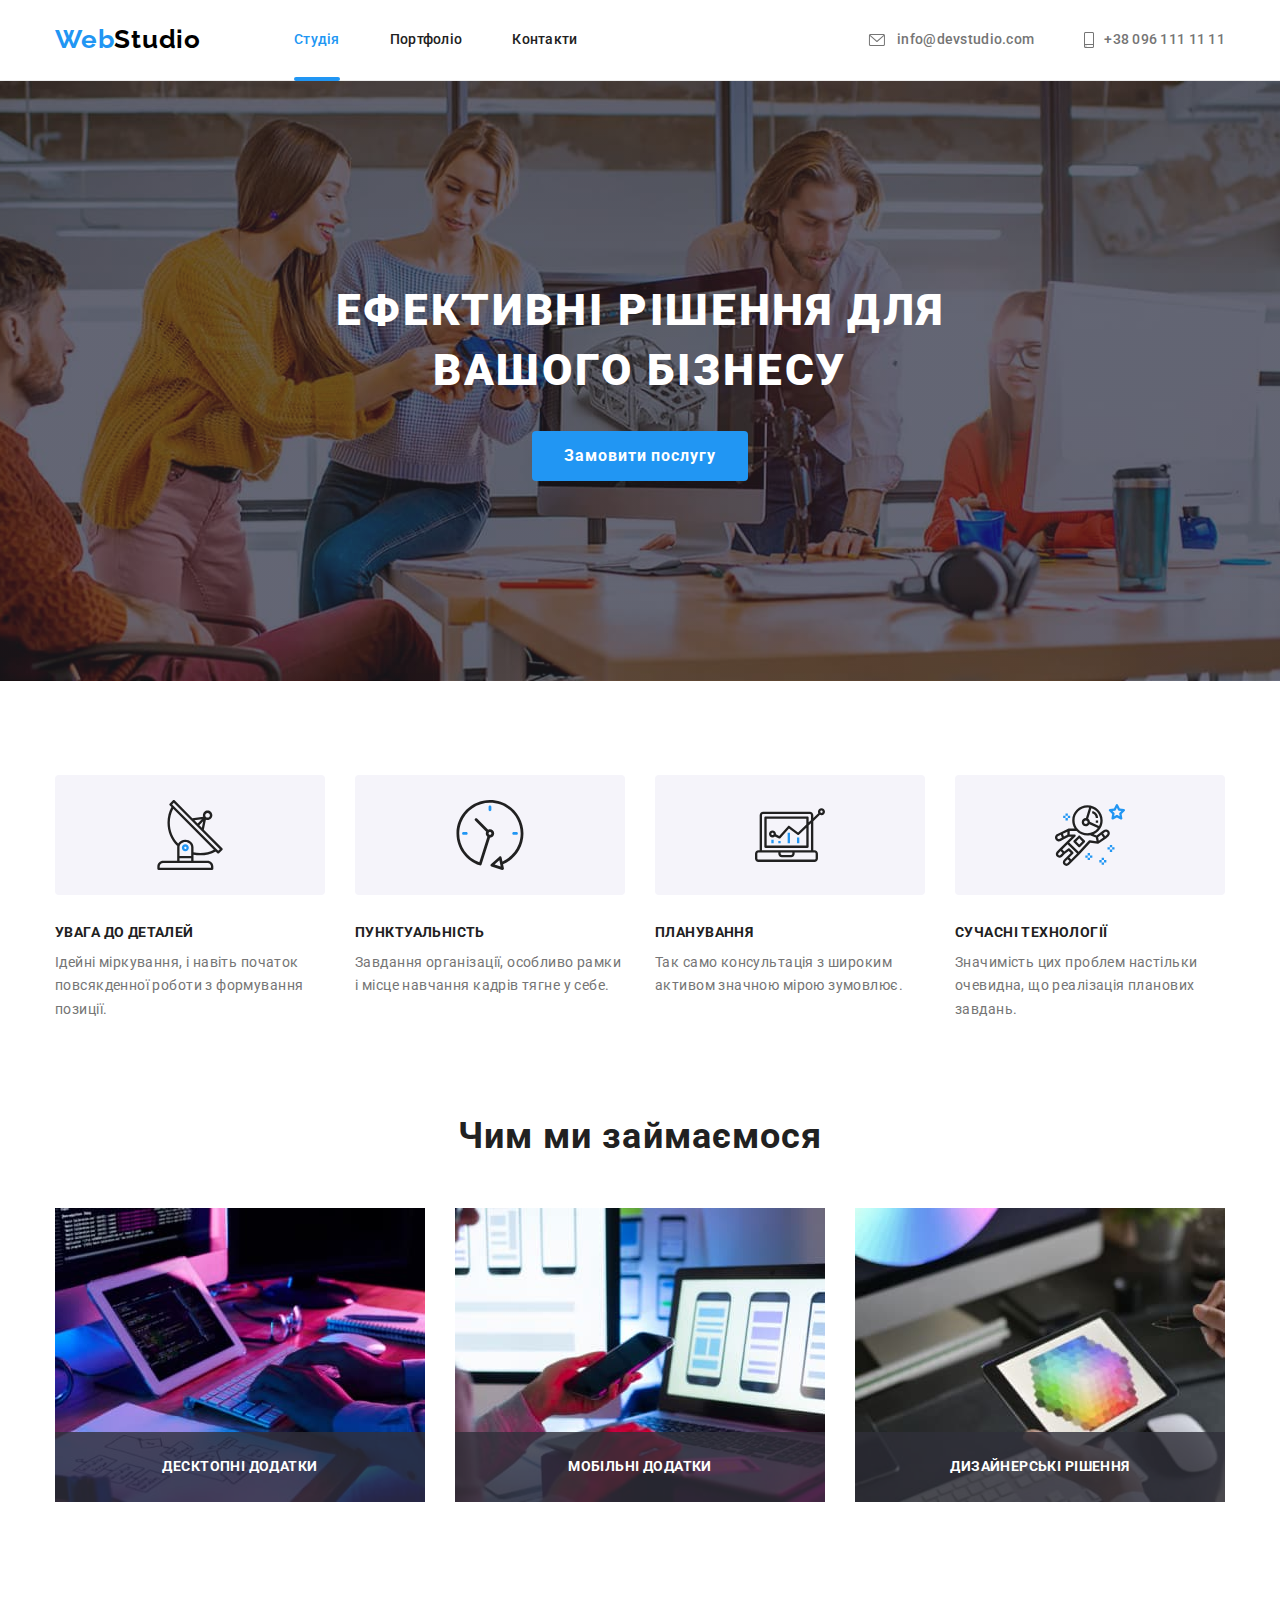
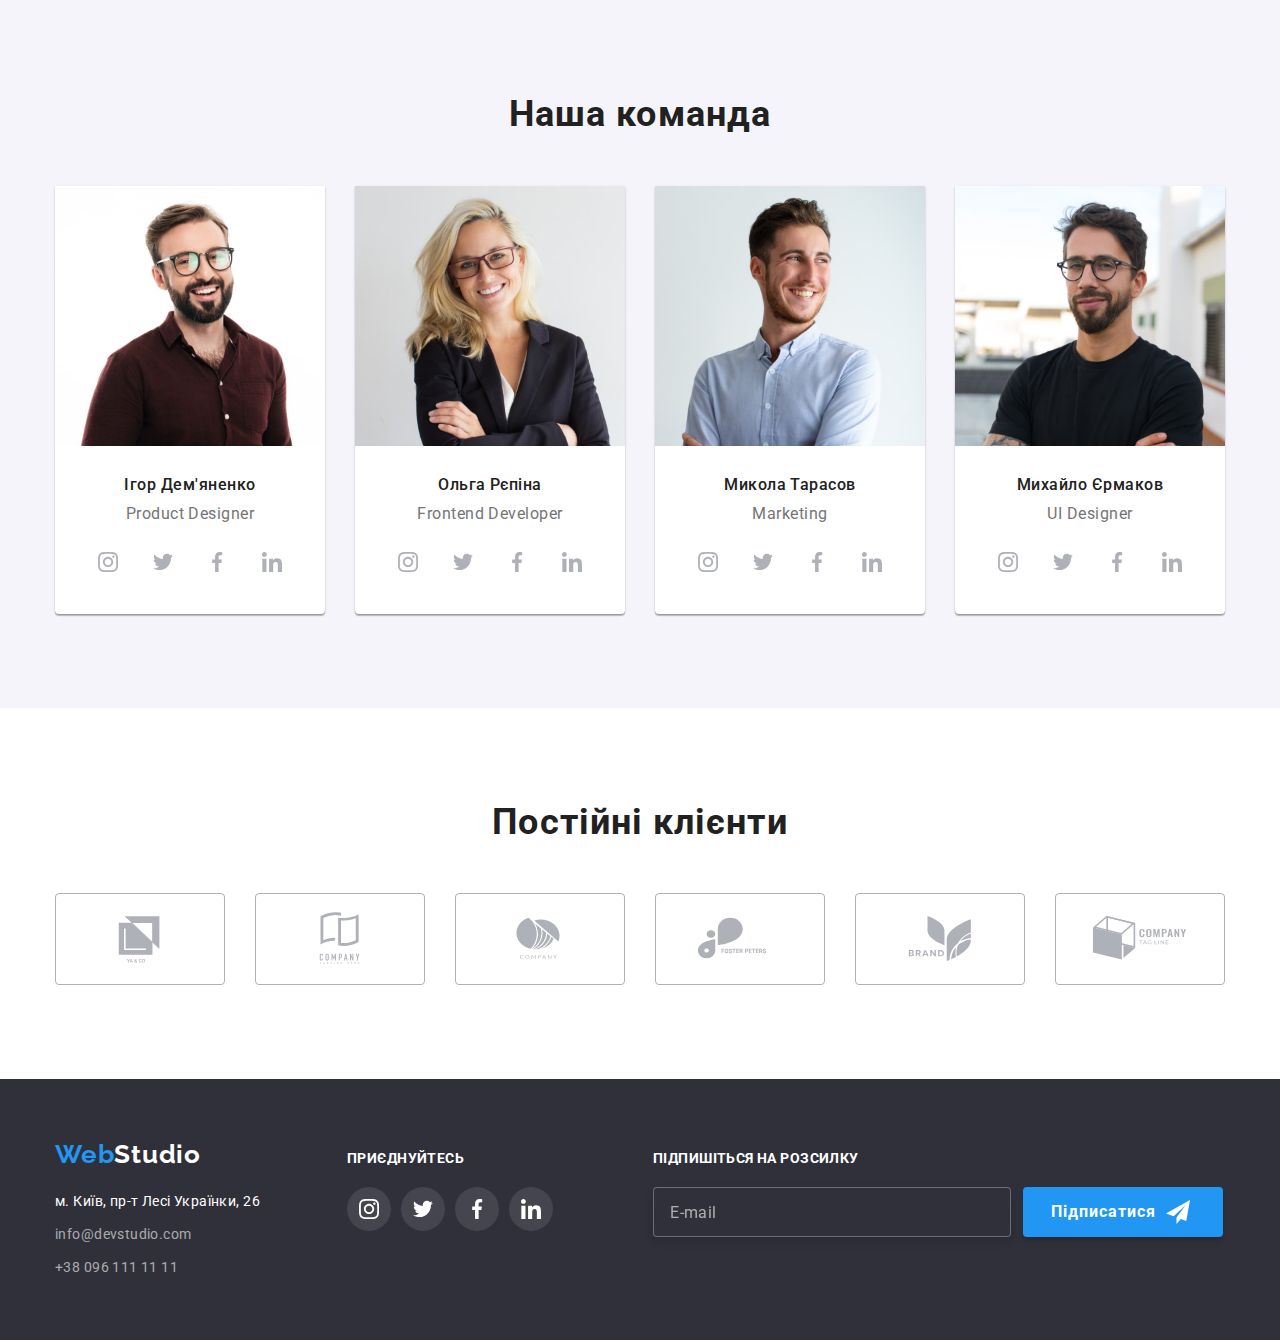
<file: index.html>
<!DOCTYPE html>
<html lang="uk">
  <head>
    <meta charset="UTF-8" />
    <meta http-equiv="X-UA-Compatible" content="IE=edge" />
    <meta name="viewport" content="width=device-width, initial-scale=1.0" />
    <link rel="preconnect" href="https://fonts.googleapis.com" />
    <link rel="preconnect" href="https://fonts.gstatic.com" crossorigin />
    <link
      href="https://fonts.googleapis.com/css2?family=Raleway:wght@700&family=Roboto:wght@400;500;700;900&display=swap"
      rel="stylesheet" />
    <link
      rel="stylesheet"
      href="https://cdnjs.cloudflare.com/ajax/libs/modern-normalize/1.0.0/modern-normalize.min.css" />
    <link rel="stylesheet" href="./css/main.min.css" />
    <title>WebStudio</title>
  </head>
  <body>
    <!--header-->
    <header class="main-header">
      <div class="container header">
        <nav class="nav">
          <a class="nav__logo link" href="" lang="en"><span class="nav__web">Web</span>Studio</a>
          <ul class="nav__list lists">
            <li class="nav__item">
              <a class="nav__link link current" href="./index.html">Студія</a>
            </li>
            <li class="nav__item">
              <a class="nav__link link" href="./portfolio.html">Портфоліо</a>
            </li>
            <li class="nav__item">
              <a class="nav__link link" href="">Контакти</a>
            </li>
          </ul>
        </nav>
        <ul class="contact lists">
          <li class="contact__item">
            <a
              class="mail link"
              href="mailto:info@devstudio.com"
              target="_blank"
              rel="noopener nofollow noreferrer">
              <svg class="mail_icon">
                <use href="./imeges/icons.svg#icon-envelope"></use>
              </svg>
              info@devstudio.com
            </a>
          </li>
          <li class="contact__item">
            <a class="phone link" href="tel:+380961111111">
              <svg class="phone_icon">
                <use href="./imeges/icons.svg#icon-smartphone"></use>
              </svg>
              +38 096 111 11 11
            </a>
          </li>
        </ul>
      </div>
    </header>
    <!--main-->
    <main>
      <!--герой-->
      <section class="hero">
        <div class="container">
          <h1 class="hero__title">Ефективні рішення для вашого бізнесу</h1>
          <button class="hero__button" type="button" data-modal-open>Замовити послугу</button>
        </div>
      </section>
      <!--priority company-->
      <section class="section-priority">
        <div class="container">
          <h2 class="visually-hidden">Пріоритети</h2>
          <ul class="list-priority lists">
            <li class="item-priority">
              <div class="icons-priority">
                <svg class="icon-priority">
                  <use href="./imeges/icons.svg#icon-antenna"></use>
                </svg>
              </div>
              <h3 class="title-priority">УВАГА ДО ДЕТАЛЕЙ</h3>
              <p class="text-priority">
                Ідейні міркування, і навіть початок повсякденної роботи з формування позиції.
              </p>
            </li>
            <li class="item-priority">
              <div class="icons-priority">
                <svg class="icon-priority">
                  <use href="./imeges/icons.svg#icon-clock"></use>
                </svg>
              </div>
              <h3 class="title-priority">ПУНКТУАЛЬНІСТЬ</h3>
              <p class="text-priority">
                Завдання організації, особливо рамки і місце навчання кадрів тягне у себе.
              </p>
            </li>
            <li class="item-priority">
              <div class="icons-priority">
                <svg class="icon-priority">
                  <use href="./imeges/icons.svg#icon-diagram"></use>
                </svg>
              </div>
              <h3 class="title-priority">ПЛАНУВАННЯ</h3>
              <p class="text-priority">
                Так само консультація з широким активом значною мірою зумовлює.
              </p>
            </li>
            <li class="item-priority">
              <div class="icons-priority">
                <svg class="icon-priority">
                  <use href="./imeges/icons.svg#icon-astronaut"></use>
                </svg>
              </div>
              <h3 class="title-priority">СУЧАСНІ ТЕХНОЛОГІЇ</h3>
              <p class="text-priority">
                Значимість цих проблем настільки очевидна, що реалізація планових завдань.
              </p>
            </li>
          </ul>
        </div>
      </section>
      <!--work-->
      <section class="section">
        <div class="container">
          <h2 class="title-work">Чим ми займаємося</h2>
          <ul class="work-list lists">
            <li class="item-work-list">
              <div class="container-img-text">
                <img src="./imeges/work.jpg" alt="написання коду на ноутбуці" width="370" />
                <p class="text-works">десктопні додатки</p>
              </div>
            </li>
            <li class="item-work-list">
              <div class="container-img-text">
                <img
                  src="./imeges/work2.jpg"
                  alt="розробка дизайну сторінки телефону"
                  width="370" />
                <p class="text-works">мобільні додатки</p>
              </div>
            </li>
            <li class="item-work-list">
              <div class="container-img-text">
                <img src="./imeges/work3.jpg" alt="підбір кольорів на планшеті" width="370" />
                <p class="text-works">дизайнерські рішення</p>
              </div>
            </li>
          </ul>
        </div>
      </section>
      <!--команда-->
      <section class="section team">
        <div class="container">
          <h2 class="title-team">Наша команда</h2>
          <ul class="team-list lists">
            <li class="item-team-list">
              <img src="./imeges/igor.jpg" alt="співробітник студії" width="270" />
              <div class="container-text">
                <h3 class="workers-title">Ігор Дем'яненко</h3>
                <p class="text-job">Product Designer</p>
                <ul class="lists networks">
                  <li class="item-networks">
                    <a class="link-network" href="">
                      <svg class="network-icon">
                        <use href="./imeges/icons.svg#icon-instagram"></use>
                      </svg>
                    </a>
                  </li>
                  <li class="item-networks">
                    <a class="link-network" href="">
                      <svg class="network-icon">
                        <use href="./imeges/icons.svg#icon-twitter"></use>
                      </svg>
                    </a>
                  </li>
                  <li class="item-networks">
                    <a class="link-network" href="">
                      <svg class="network-icon">
                        <use href="./imeges/icons.svg#icon-facebook"></use>
                      </svg>
                    </a>
                  </li>
                  <li class="item-networks">
                    <a class="link-network" href="">
                      <svg class="network-icon">
                        <use href="./imeges/icons.svg#icon-linkedin"></use>
                      </svg>
                    </a>
                  </li>
                </ul>
              </div>
            </li>
            <li class="item-team-list">
              <img src="./imeges/olga.jpg" alt="співробітниця студії" width="270" />
              <div class="container-text">
                <h3 class="workers-title">Ольга Рєпіна</h3>
                <p class="text-job">Frontend Developer</p>
                <ul class="lists networks">
                  <li class="item-networks">
                    <a class="link-network" href="">
                      <svg class="network-icon">
                        <use href="./imeges/icons.svg#icon-instagram"></use>
                      </svg>
                    </a>
                  </li>
                  <li class="item-networks">
                    <a class="link-network" href="">
                      <svg class="network-icon">
                        <use href="./imeges/icons.svg#icon-twitter"></use>
                      </svg>
                    </a>
                  </li>
                  <li class="item-networks">
                    <a class="link-network" href="">
                      <svg class="network-icon">
                        <use href="./imeges/icons.svg#icon-facebook"></use>
                      </svg>
                    </a>
                  </li>
                  <li class="item-networks">
                    <a class="link-network" href="">
                      <svg class="network-icon">
                        <use href="./imeges/icons.svg#icon-linkedin"></use>
                      </svg>
                    </a>
                  </li>
                </ul>
              </div>
            </li>
            <li class="item-team-list">
              <img src="./imeges/tarasov.jpg" alt="співробітник студії" width="270" />
              <div class="container-text">
                <h3 class="workers-title">Микола Тарасов</h3>
                <p class="text-job">Marketing</p>
                <ul class="lists networks">
                  <li class="item-networks">
                    <a class="link-network" href="">
                      <svg class="network-icon">
                        <use href="./imeges/icons.svg#icon-instagram"></use>
                      </svg>
                    </a>
                  </li>
                  <li class="item-networks">
                    <a class="link-network" href="">
                      <svg class="network-icon">
                        <use href="./imeges/icons.svg#icon-twitter"></use>
                      </svg>
                    </a>
                  </li>
                  <li class="item-networks">
                    <a class="link-network" href="">
                      <svg class="network-icon">
                        <use href="./imeges/icons.svg#icon-facebook"></use>
                      </svg>
                    </a>
                  </li>
                  <li class="item-networks">
                    <a class="link-network" href="">
                      <svg class="network-icon">
                        <use href="./imeges/icons.svg#icon-linkedin"></use>
                      </svg>
                    </a>
                  </li>
                </ul>
              </div>
            </li>
            <li class="item-team-list">
              <img src="./imeges/myhail.jpg" alt="співробітник студії" width="270" />
              <div class="container-text">
                <h3 class="workers-title">Михайло Єрмаков</h3>
                <p class="text-job">UI Designer</p>
                <ul class="lists networks">
                  <li class="item-networks">
                    <a class="link-network" href="">
                      <svg class="network-icon">
                        <use href="./imeges/icons.svg#icon-instagram"></use>
                      </svg>
                    </a>
                  </li>
                  <li class="item-networks">
                    <a class="link-network" href="">
                      <svg class="network-icon">
                        <use href="./imeges/icons.svg#icon-twitter"></use>
                      </svg>
                    </a>
                  </li>
                  <li class="item-networks">
                    <a class="link-network" href="">
                      <svg class="network-icon">
                        <use href="./imeges/icons.svg#icon-facebook"></use>
                      </svg>
                    </a>
                  </li>
                  <li class="item-networks">
                    <a class="link-network" href="">
                      <svg class="network-icon">
                        <use href="./imeges/icons.svg#icon-linkedin"></use>
                      </svg>
                    </a>
                  </li>
                </ul>
              </div>
            </li>
          </ul>
        </div>
      </section>
      <!-- Company -->
      <section class="section company">
        <div class="container">
          <h2 class="title-company">Постійні клієнти</h2>
          <ul class="lists company-lists">
            <li class="item-company">
              <a class="link-company" href="">
                <svg class="icon-company">
                  <use href="./imeges/icons.svg#icon-company-1"></use>
                </svg>
              </a>
            </li>
            <li class="item-company">
              <a class="link-company" href="">
                <svg class="icon-company">
                  <use href="./imeges/icons.svg#icon-company-2"></use>
                </svg>
              </a>
            </li>
            <li class="item-company">
              <a class="link-company" href="">
                <svg class="icon-company">
                  <use href="./imeges/icons.svg#icon-company-3"></use>
                </svg>
              </a>
            </li>
            <li class="item-company">
              <a class="link-company" href="">
                <svg class="icon-company">
                  <use href="./imeges/icons.svg#icon-company-4"></use>
                </svg>
              </a>
            </li>
            <li class="item-company">
              <a class="link-company" href="">
                <svg class="icon-company">
                  <use href="./imeges/icons.svg#icon-company-5"></use>
                </svg>
              </a>
            </li>
            <li class="item-company">
              <a class="link-company" href="">
                <svg class="icon-company">
                  <use href="./imeges/icons.svg#icon-company-6"></use>
                </svg>
              </a>
            </li>
          </ul>
        </div>
      </section>
    </main>
    <!--footer-->
    <footer class="footer">
      <div class="container footer-container">
        <div>
          <a class="footer__logo link" href="" lang="en">
            <span class="footer__web">Web</span>Studio
          </a>
          <address class="address">
            <a
              class="link location"
              href="https://goo.gl/maps/bbRMfLM2c8ig8F1x9"
              target="_blank"
              rel="noopener nofollow noreferrer"
              >м. Київ, пр-т Лесі Українки, 26
            </a>
            <ul class="list-footer lists">
              <li class="item-mail-footer">
                <a
                  class="link mail-footer"
                  href="mailto:info@devstudio.com"
                  target="_blank"
                  rel="noopener nofollow noreferrer"
                  >info@devstudio.com
                </a>
              </li>
              <li>
                <a class="link phone-footer" href="tel:+380961111111">+38 096 111 11 11 </a>
              </li>
            </ul>
          </address>
        </div>
        <div class="footer-network">
          <p class="text-join">приєднуйтесь</p>
          <ul class="lists list-footer-network">
            <li class="items-icon-footer">
              <a class="link-icon-footer link-network" href="">
                <svg class="network-icon-footer">
                  <use href="./imeges/icons.svg#icon-instagram"></use>
                </svg>
              </a>
            </li>
            <li class="items-icon-footer">
              <a class="link-icon-footer link-network" href="">
                <svg class="network-icon-footer">
                  <use href="./imeges/icons.svg#icon-twitter"></use>
                </svg>
              </a>
            </li>
            <li class="items-icon-footer">
              <a class="link-icon-footer link-network" href="">
                <svg class="network-icon-footer">
                  <use href="./imeges/icons.svg#icon-facebook"></use>
                </svg>
              </a>
            </li>
            <li class="items-icon-footer">
              <a class="link-icon-footer link-network" href="">
                <svg class="network-icon-footer">
                  <use href="./imeges/icons.svg#icon-linkedin"></use>
                </svg>
              </a>
            </li>
          </ul>
        </div>
        <form class="email-input" name="mailing-list" autocomplete="on">
          <div>
            <label for="email-footer" class="label">підпишіться на розсилку </label>
            <input class="input" type="email" name="email" id="email-footer" placeholder="E-mail" />
          </div>
          <button class="buttom-input" type="submit">
            Підписатися
            <svg class="icon-send">
              <use href="./imeges/icons.svg#icon-icon-send"></use>
            </svg>
          </button>
        </form>
      </div>
    </footer>
    <div class="backdrop is-hidden" data-modal>
      <div class="modal">
        <button class="button-modal" type="button" data-modal-close>
          <svg class="icon-close-black">
            <use href="./imeges/icons.svg#icon-close-black"></use>
          </svg>
        </button>
        <form class="form-modal" autocomplete="on">
          <p class="text-form">Залиште свої дані, ми вам передзвонимо</p>
          <div class="form-field first">
            <label class="label-modal" for="name">Ім'я</label>
            <input class="input-modal" type="text" name="name" id="name" autofocus />
            <svg class="icon-form">
              <use href="./imeges/icons.svg#icon-person-black"></use>
            </svg>
          </div>
          <div class="form-field">
            <label class="label-modal" for="phone_number">Телефон</label>
            <input class="input-modal" type="tel" name="phone_number" id="phone_number" />
            <svg class="icon-form">
              <use href="./imeges/icons.svg#icon-phone-black"></use>
            </svg>
          </div>
          <div class="form-field">
            <label class="label-modal" for="email">Пошта</label>
            <input class="input-modal" type="email" name="emaal" id="email" />
            <svg class="icon-form">
              <use href="./imeges/icons.svg#icon-email-black"></use>
            </svg>
          </div>
          <div class="form-field last">
            <label class="label-modal" for="feedback">Коментар</label>
            <textarea
              class="input-modal feedback"
              name="feedback"
              id="feedback"
              rows="10"
              placeholder="Введіть текст"></textarea>
            <div class="container-agreement">
              <label class="agreement">
                <input class="checkbox" type="checkbox" name="agreement" />
                <span class="icon-checkbox">
                  <svg class="icon-check">
                    <use href="./imeges/icons.svg#icon-icon-check"></use>
                  </svg>
                </span>
                Погоджуюся з розсилкою та приймаю
                <a class="link-agreement" href="">Умови договору</a>
              </label>
            </div>
          </div>
          <button class="btm-form" type="submit">Відправити</button>
        </form>
      </div>
    </div>
    <script src="./js/modal.js"></script>
  </body>
</html>
</file>
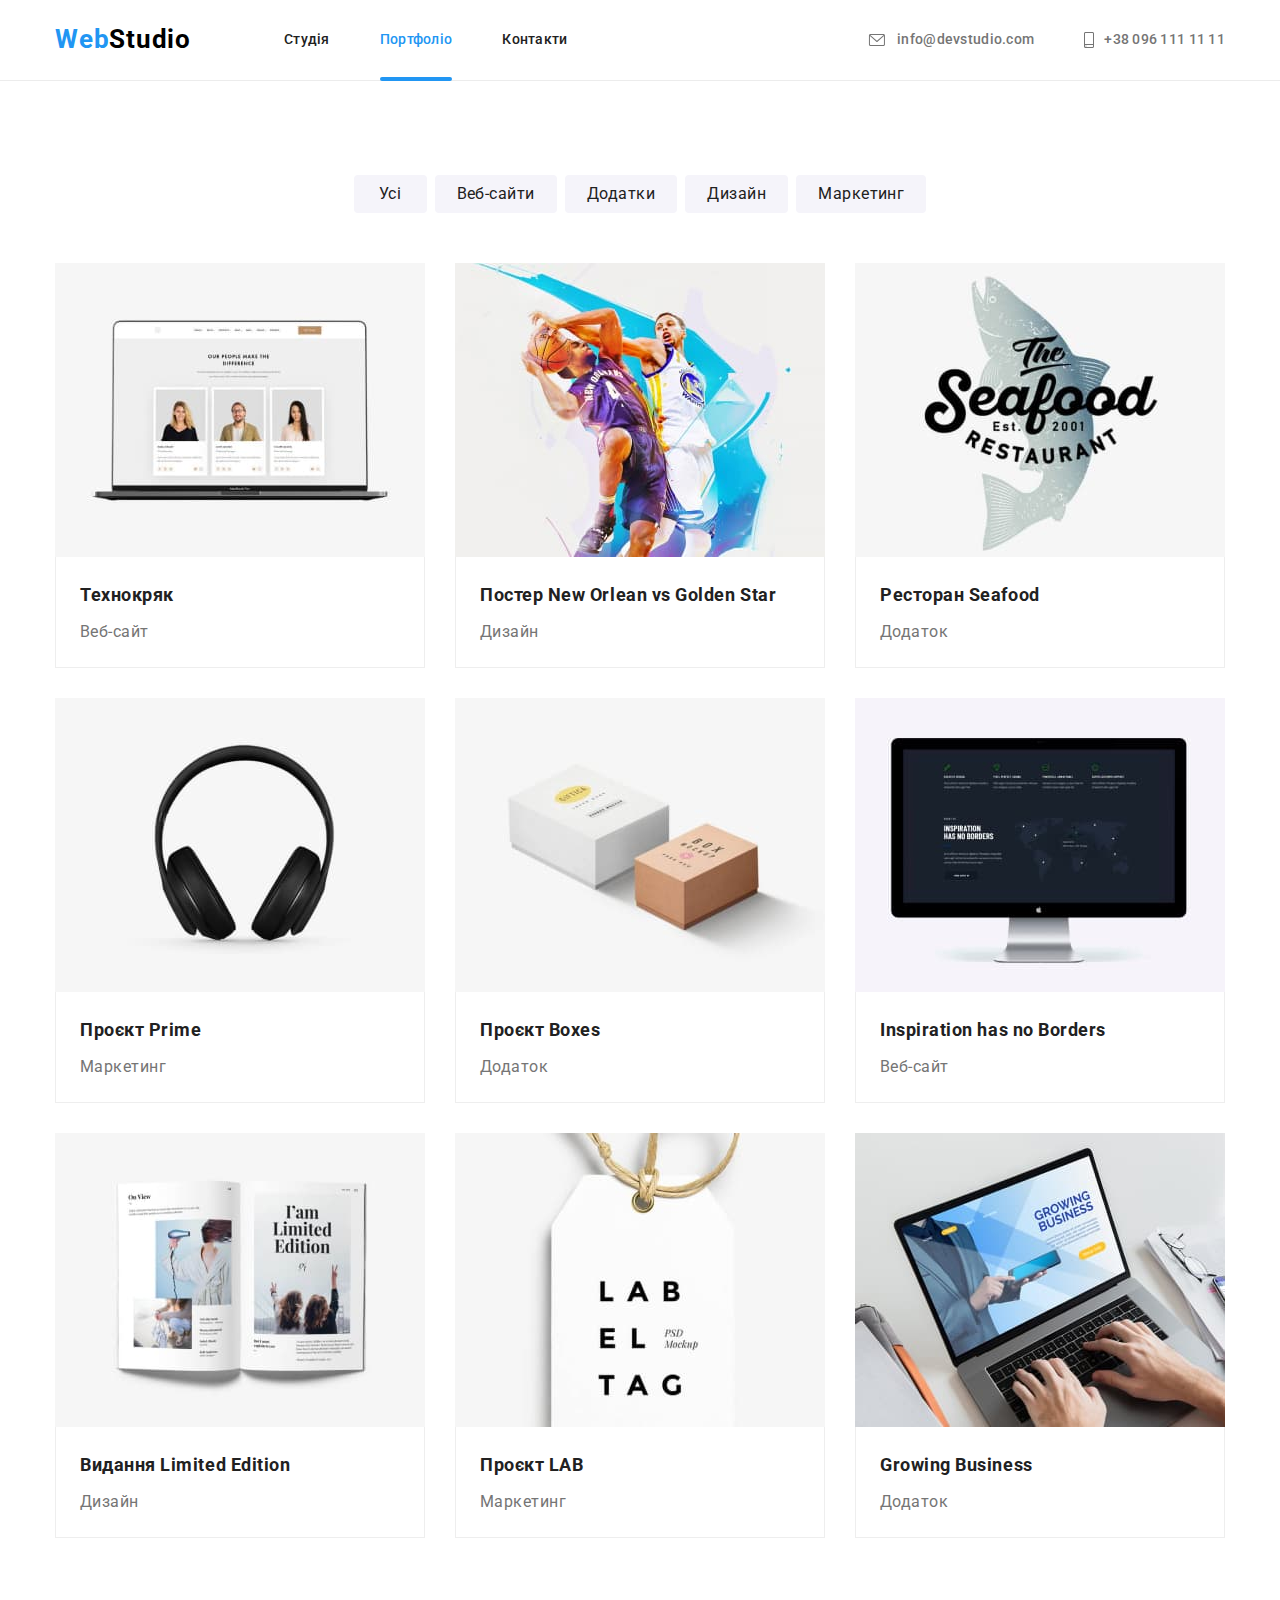
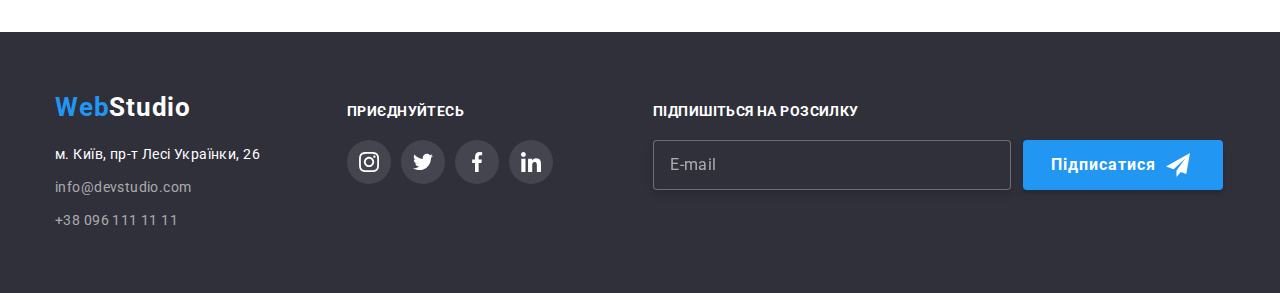
<file: portfolio.html>
<!DOCTYPE html>
<html lang="uk">
  <head>
    <meta charset="UTF-8" />
    <meta http-equiv="X-UA-Compatible" content="IE=edge" />
    <meta name="viewport" content="width=device-width, initial-scale=1.0" />
    <link
      href="https://fonts.googleapis.com/css2?family=Raleway:wght@700&family=Roboto:wght@400;500;700;900&display=swap"
      rel="stylesheet" />
    <link
      rel="stylesheet"
      href="https://cdnjs.cloudflare.com/ajax/libs/modern-normalize/1.0.0/modern-normalize.min.css" />
    <link rel="stylesheet" href="./css/portfolio.min.css" />
    <title>Portfolio</title>
  </head>
  <body>
    <!--header-->
    <header class="main-header">
      <div class="container header">
        <nav class="nav">
          <a class="nav__logo link" href="" lang="en"><span class="nav__web">Web</span>Studio</a>
          <ul class="nav__list lists">
            <li class="nav__item">
              <a class="nav__link link" href="./index.html">Студія</a>
            </li>
            <li class="nav__item">
              <a class="nav__link link current" href="./portfolio.html">Портфоліо</a>
            </li>
            <li class="nav__item">
              <a class="nav__link link" href="">Контакти</a>
            </li>
          </ul>
        </nav>
        <ul class="contact lists">
          <li class="contact__item">
            <a
              class="mail link"
              href="mailto:info@devstudio.com"
              target="_blank"
              rel="noopener nofollow noreferrer">
              <svg class="mail_icon">
                <use href="./imeges/icons.svg#icon-envelope"></use>
              </svg>
              info@devstudio.com
            </a>
          </li>
          <li class="contact__item">
            <a class="phone link" href="tel:+380961111111">
              <svg class="phone_icon">
                <use href="./imeges/icons.svg#icon-smartphone"></use>
              </svg>
              +38 096 111 11 11
            </a>
          </li>
        </ul>
      </div>
    </header>
    <!-- main -->
    <main>
      <section class="section">
        <div class="container">
          <h1 class="portfolio">Портфоліо</h1>
          <ul class="lists list-btn">
            <li class="item-btn">
              <button class="btn" type="button">Усі</button>
            </li>
            <li class="item-btn">
              <button class="btn" type="button">Веб-сайти</button>
            </li>
            <li class="item-btn">
              <button class="btn" type="button">Додатки</button>
            </li>
            <li class="item-btn">
              <button class="btn" type="button">Дизайн</button>
            </li>
            <li class="item-btn">
              <button class="btn" type="button">Маркетинг</button>
            </li>
          </ul>
          <ul class="lists list-image">
            <li class="item-image">
              <a class="link link-portfolio" href=""
                ><div class="container-overlay">
                  <img
                    src="./imeges/portfolio/technocrat.jpg"
                    alt="ноутбук із зображенням веб сторінки"
                    width="370"
                    height="294" />
                  <div class="container-overlay-text">
                    <p class="overlay-text">
                      Ресурс пропонує комплексні пропозиції з різним рівнем функціоналу та сервісів.
                      Все це дозволить відвідувачу отримати вичерпні відомості про компанію чи
                      приватну особу.
                    </p>
                  </div>
                </div>
                <div class="title-text">
                  <h2 class="title-portfolio">Технокряк</h2>
                  <p class="text-portfolio">Веб-сайт</p>
                </div>
              </a>
            </li>
            <li class="item-image">
              <a class="link link-portfolio" href=""
                ><div class="container-overlay">
                  <img
                    src="./imeges/portfolio/new-orlean.jpg"
                    alt="два баскетболісти борються за м'яч"
                    width="370"
                    height="294" />
                  <div class="container-overlay-text">
                    <p class="overlay-text">
                      Ресурс пропонує комплексні пропозиції з різним рівнем функціоналу та сервісів.
                      Все це дозволить відвідувачу отримати вичерпні відомості про компанію чи
                      приватну особу.
                    </p>
                  </div>
                </div>
                <div class="title-text">
                  <h2 class="title-portfolio">Постер New Orlean vs Golden Star</h2>
                  <p class="text-portfolio">Дизайн</p>
                </div>
              </a>
            </li>
            <li class="item-image">
              <a class="link link-portfolio" href=""
                ><div class="container-overlay">
                  <img
                    src="./imeges/portfolio/seafood.jpg"
                    alt="логотип ресторану Seafood"
                    width="370"
                    height="294" />
                  <div class="container-overlay-text">
                    <p class="overlay-text">
                      Ресурс пропонує комплексні пропозиції з різним рівнем функціоналу та сервісів.
                      Все це дозволить відвідувачу отримати вичерпні відомості про компанію чи
                      приватну особу.
                    </p>
                  </div>
                </div>
                <div class="title-text">
                  <h2 class="title-portfolio">Ресторан Seafood</h2>
                  <p class="text-portfolio">Додаток</p>
                </div>
              </a>
            </li>
            <li class="item-image">
              <a class="link link-portfolio" href=""
                ><div class="container-overlay">
                  <img
                    src="./imeges/portfolio/prime.jpg"
                    alt="навушники"
                    width="370"
                    height="294" />
                  <div class="container-overlay-text">
                    <p class="overlay-text">
                      Ресурс пропонує комплексні пропозиції з різним рівнем функціоналу та сервісів.
                      Все це дозволить відвідувачу отримати вичерпні відомості про компанію чи
                      приватну особу.
                    </p>
                  </div>
                </div>
                <div class="title-text">
                  <h2 class="title-portfolio">Проєкт Prime</h2>
                  <p class="text-portfolio">Маркетинг</p>
                </div>
              </a>
            </li>
            <li class="item-image">
              <a class="link link-portfolio" href=""
                ><div class="container-overlay">
                  <img
                    src="./imeges/portfolio/boxes.jpg"
                    alt="дві коробки"
                    width="370"
                    height="294" />
                  <div class="container-overlay-text">
                    <p class="overlay-text">
                      Ресурс пропонує комплексні пропозиції з різним рівнем функціоналу та сервісів.
                      Все це дозволить відвідувачу отримати вичерпні відомості про компанію чи
                      приватну особу.
                    </p>
                  </div>
                </div>
                <div class="title-text">
                  <h2 class="title-portfolio">Проєкт Boxes</h2>
                  <p class="text-portfolio">Додаток</p>
                </div>
              </a>
            </li>
            <li class="item-image">
              <a class="link link-portfolio" href=""
                ><div class="container-overlay">
                  <img
                    src="./imeges/portfolio/inspiration-has-no-borders.jpg"
                    alt="монітор"
                    width="370"
                    height="294" />
                  <div class="container-overlay-text">
                    <p class="overlay-text">
                      Ресурс пропонує комплексні пропозиції з різним рівнем функціоналу та сервісів.
                      Все це дозволить відвідувачу отримати вичерпні відомості про компанію чи
                      приватну особу.
                    </p>
                  </div>
                </div>
                <div class="title-text">
                  <h2 class="title-portfolio" lang="uk">Inspiration has no Borders</h2>
                  <p class="text-portfolio">Веб-сайт</p>
                </div>
              </a>
            </li>
            <li class="item-image">
              <a class="link link-portfolio" href=""
                ><div class="container-overlay">
                  <img
                    src="./imeges/portfolio/limited-edition.jpg"
                    alt="відкритий журнал"
                    width="370"
                    height="294" />
                  <div class="container-overlay-text">
                    <p class="overlay-text">
                      Ресурс пропонує комплексні пропозиції з різним рівнем функціоналу та сервісів.
                      Все це дозволить відвідувачу отримати вичерпні відомості про компанію чи
                      приватну особу.
                    </p>
                  </div>
                </div>
                <div class="title-text">
                  <h2 class="title-portfolio">Видання Limited Edition</h2>
                  <p class="text-portfolio">Дизайн</p>
                </div>
              </a>
            </li>
            <li class="item-image">
              <a class="link link-portfolio" href=""
                ><div class="container-overlay">
                  <img
                    src="./imeges/portfolio/project-lab.jpg"
                    alt="ярлик з текстом"
                    width="370"
                    height="294" />
                  <div class="container-overlay-text">
                    <p class="overlay-text">
                      Ресурс пропонує комплексні пропозиції з різним рівнем функціоналу та сервісів.
                      Все це дозволить відвідувачу отримати вичерпні відомості про компанію чи
                      приватну особу.
                    </p>
                  </div>
                </div>
                <div class="title-text">
                  <h2 class="title-portfolio">Проєкт LAB</h2>
                  <p class="text-portfolio">Маркетинг</p>
                </div>
              </a>
            </li>
            <li class="item-image">
              <a class="link link-portfolio" href=""
                ><div class="container-overlay">
                  <img
                    src="./imeges/portfolio/growing-business.jpg"
                    alt="відкритий ноутбук за яким працює людина"
                    width="370"
                    height="294" />
                  <div class="container-overlay-text">
                    <p class="overlay-text">
                      Ресурс пропонує комплексні пропозиції з різним рівнем функціоналу та сервісів.
                      Все це дозволить відвідувачу отримати вичерпні відомості про компанію чи
                      приватну особу.
                    </p>
                  </div>
                </div>
                <div class="title-text">
                  <h2 class="title-portfolio">Growing Business</h2>
                  <p class="text-portfolio">Додаток</p>
                </div>
              </a>
            </li>
          </ul>
        </div>
      </section>
    </main>
    <!-- footer -->
    <footer class="footer">
      <div class="container footer-container">
        <div>
          <a class="footer__logo link" href="" lang="en">
            <span class="footer__web">Web</span>Studio
          </a>
          <address class="address">
            <a
              class="link location"
              href="https://goo.gl/maps/bbRMfLM2c8ig8F1x9"
              target="_blank"
              rel="noopener nofollow noreferrer"
              >м. Київ, пр-т Лесі Українки, 26
            </a>
            <ul class="list-footer lists">
              <li class="item-mail-footer">
                <a
                  class="link mail-footer"
                  href="mailto:info@devstudio.com"
                  target="_blank"
                  rel="noopener nofollow noreferrer"
                  >info@devstudio.com
                </a>
              </li>
              <li>
                <a class="link phone-footer" href="tel:+380961111111">+38 096 111 11 11 </a>
              </li>
            </ul>
          </address>
        </div>
        <div class="footer-network">
          <p class="text-join">приєднуйтесь</p>
          <ul class="lists list-footer-network">
            <li class="items-icon-footer">
              <a class="link-icon-footer link-network" href="">
                <svg class="network-icon-footer">
                  <use href="./imeges/icons.svg#icon-instagram"></use>
                </svg>
              </a>
            </li>
            <li class="items-icon-footer">
              <a class="link-icon-footer link-network" href="">
                <svg class="network-icon-footer">
                  <use href="./imeges/icons.svg#icon-twitter"></use>
                </svg>
              </a>
            </li>
            <li class="items-icon-footer">
              <a class="link-icon-footer link-network" href="">
                <svg class="network-icon-footer">
                  <use href="./imeges/icons.svg#icon-facebook"></use>
                </svg>
              </a>
            </li>
            <li class="items-icon-footer">
              <a class="link-icon-footer link-network" href="">
                <svg class="network-icon-footer">
                  <use href="./imeges/icons.svg#icon-linkedin"></use>
                </svg>
              </a>
            </li>
          </ul>
        </div>
        <form class="email-input" name="mailing-list" autocomplete="on">
          <div>
            <label for="email-footer" class="label">підпишіться на розсилку </label>
            <input class="input" type="email" name="email" id="email-footer" placeholder="E-mail" />
          </div>
          <button class="buttom-input" type="submit">
            Підписатися
            <svg class="icon-send">
              <use href="./imeges/icons.svg#icon-icon-send"></use>
            </svg>
          </button>
        </form>
      </div>
    </footer>
  </body>
</html>
</file>
<file: css/main.min.css>
body{font-family:"Roboto",sans-serif}h1,h2,h3,ul,p{margin:0;padding:0}img{display:block}.lists{list-style:none}.link{text-decoration:none;transition:color 250ms cubic-bezier(0.4, 0, 0.2, 1)}.link:hover,.link:focus{color:#2196f3}.container{width:1200px;margin-left:auto;margin-right:auto;padding-left:15px;padding-right:15px}.section{padding-top:94px;padding-bottom:94px}.main-header{background-color:#fff;border-bottom:1px solid #ececec}.nav,.container.header{display:flex;align-items:center}.nav__logo{font-family:"Raleway",sans-serif;font-weight:700;font-size:26px;line-height:1.2;letter-spacing:.03em;color:#000}.nav__web{color:#2196f3}.nav__list{margin-left:93px}.nav__link{color:#212121;font-weight:500;font-size:14px;line-height:1.14;letter-spacing:.02em;padding-top:32px;padding-bottom:32px;display:block}.current{position:relative;display:block;color:#2196f3}.current::after{display:block;position:absolute;bottom:-1px;content:"";width:100%;height:4px;background:#2196f3;border-radius:2px}.nav__item{margin-right:50px}.nav__item:last-child{margin-right:0}.contact{margin-left:auto}.nav__list,.contact{display:flex}.contact__item{margin-left:50px}.contact__item:first-child{margin-left:0}.mail,.phone{display:flex;align-items:center;color:#757575;font-weight:500;font-size:14px;line-height:1.14;letter-spacing:.02em;padding-top:32px;padding-bottom:32px}.mail_icon{width:20px;height:12px;margin-right:10px;fill:currentColor}.phone_icon{width:10px;height:16px;margin-right:10px;fill:currentColor}.hero{max-width:1600px;background-color:#2f303a;background-image:linear-gradient(rgba(47, 48, 58, 0.4), rgba(47, 48, 58, 0.4)),url(../imeges/back.jpg);background-size:cover;background-repeat:no-repeat;background-position:center;margin-left:auto;margin-right:auto;padding-top:200px;padding-bottom:200px}.hero__title{color:#fff;max-width:696px;font-weight:900;font-size:44px;line-height:1.36;text-align:center;letter-spacing:.06em;text-transform:uppercase;margin-left:auto;margin-right:auto}.hero__button{font-family:inherit;color:#fff;background-color:#2196f3;font-weight:700;font-size:16px;line-height:1.87;letter-spacing:.06em;cursor:pointer;padding:10px 32px;min-width:214px;margin-left:auto;margin-right:auto;display:flex;margin-top:30px;border-radius:4px;border:0px;transition:background-color 250ms cubic-bezier(0.4, 0, 0.2, 1),box-shadow 250ms cubic-bezier(0.4, 0, 0.2, 1)}.hero__button:hover,.hero__button:focus{background-color:#188ce8;box-shadow:0px 4px 4px rgba(0,0,0,.15)}.section-priority{padding-top:94px}.visually-hidden{position:absolute;width:1px;height:1px;margin:-1px;border:0;padding:0;white-space:nowrap;-webkit-clip-path:inset(100%);clip-path:inset(100%);clip:rect(0 0 0 0);overflow:hidden}.list-priority{display:inline-flex}.icons-priority{width:270px;height:120px;margin-bottom:30px;display:flex;align-items:center;justify-content:center;background-color:#f5f4fa;border-radius:4px}.icon-priority{width:70px;height:70px}.item-priority{min-width:270px;margin-right:30px}.item-priority:last-child{margin-right:0}.title-priority{font-weight:700;font-size:14px;line-height:1.14;letter-spacing:.03em;text-transform:uppercase;color:#212121;margin-bottom:10px}.text-priority{font-size:14px;line-height:1.7;letter-spacing:.03em;color:#757575}.work-list{display:inline-flex}.title-work{margin-bottom:50px}.item-work-list{margin-right:30px}.item-work-list:last-child{margin-right:0}.title-work,.title-team,.title-company{color:#212121;font-weight:700;font-size:36px;line-height:1.16;text-align:center;letter-spacing:.03em}.container-img-text{position:relative}.text-works{position:absolute;bottom:0;display:flex;align-items:center;justify-content:center;width:370px;height:70px;font-weight:700;font-size:14px;line-height:1.14;text-align:center;letter-spacing:.03em;text-transform:uppercase;color:#fff;background:rgba(47,48,58,.8)}.team{background-color:#f5f4fa}.title-team{margin-bottom:50px}.team-list{display:flex}.item-team-list{margin-right:30px;background-color:#fff;box-shadow:0px 1px 3px rgba(0,0,0,.12),0px 1px 1px rgba(0,0,0,.14),0px 2px 1px rgba(0,0,0,.2);border-radius:0px 0px 4px 4px}.item-team-list:last-child{margin-right:0}.container-text{padding:30px 20px}.workers-title{color:#212121;font-weight:500;font-size:16px;line-height:1.18;letter-spacing:.03em;text-align:center}.text-job{color:#757575;line-height:1.18;letter-spacing:.03em;text-align:center;margin-top:10px}.networks{display:flex;justify-content:space-evenly;margin-top:16px}.item-networks{width:44px;height:44px}.link-network{display:flex;align-items:center;justify-content:space-evenly;color:#afb1b8;width:44px;height:44px;border-radius:25px;transition:color 250ms cubic-bezier(0.4, 0, 0.2, 1),background-color 250ms cubic-bezier(0.4, 0, 0.2, 1)}.link-network:hover,.link-network:focus{color:#fff;background-color:#2196f3;border-radius:25px}.network-icon,.network-icon-footer{height:20px;width:20px}.network-icon{fill:currentColor}.title-company{margin-bottom:50px}.company-lists{display:flex}.item-company{margin-right:30px}.item-company:last-child{margin-right:0}.link-company{color:#afb1b8;width:170px;height:92px;display:flex;align-items:center;justify-content:center;border:1px solid #afb1b8;border-radius:4px;transition:color 250ms cubic-bezier(0.4, 0, 0.2, 1),border 250ms cubic-bezier(0.4, 0, 0.2, 1)}.link-company:hover,.link-company:focus{color:#2196f3;border:1px solid #2196f3}.icon-company{width:106px;height:60px;fill:currentColor}.footer{background-color:#2f303a;padding-top:60px;padding-bottom:60px}.footer-container{display:flex;align-items:baseline}.footer__logo{font-family:"Raleway",sans-serif;font-weight:700;font-size:26px;line-height:1.2;letter-spacing:.03em;color:#fff;transition:color 250ms cubic-bezier(0.4, 0, 0.2, 1)}.footer__logo:hover,.footer__logo:focus{color:#2196f3}.footer__web{color:#2196f3}.address{font-style:normal;margin-top:20px}.location{font-size:14px;line-height:1.71;letter-spacing:.03em;color:#fff;margin-bottom:9px;display:block}.mail-footer{display:block}.item-mail-footer{margin-bottom:9px}.mail-footer,.phone-footer{font-size:14px;line-height:1.71;letter-spacing:.03em;color:rgba(255,255,255,.6)}.footer-network{margin-left:87px;display:block}.text-join{font-weight:700;font-size:14px;line-height:1.14;letter-spacing:.03em;text-transform:uppercase;color:#fff}.list-footer-network{display:inline-flex;justify-content:space-evenly;margin-top:20px}.items-icon-footer{background:rgba(255,255,255,.1);border-radius:25px;margin-right:10px}.items-icon-footer:last-child{margin-right:0}.network-icon-footer{fill:#fff}.email-input{display:flex;align-items:flex-end;justify-content:flex-end;margin-left:100px}.label{display:flex;font-weight:700;font-size:14px;line-height:1.14;letter-spacing:.03em;text-transform:uppercase;color:#fff}.input{font-weight:400;font-size:16px;line-height:1.25;letter-spacing:.03em;width:358px;height:50px;margin-top:20px;padding-left:16px;color:rgba(255,255,255,.6);background-color:#2f303a;border:1px solid rgba(255,255,255,.3);filter:drop-shadow(0px 4px 4px rgba(0, 0, 0, 0.15));border-radius:4px}.input::-moz-placeholder{font-weight:400;font-size:16px;line-height:1.25;letter-spacing:.03em;color:rgba(255,255,255,.6)}.input:-ms-input-placeholder{font-weight:400;font-size:16px;line-height:1.25;letter-spacing:.03em;color:rgba(255,255,255,.6)}.input::placeholder{font-weight:400;font-size:16px;line-height:1.25;letter-spacing:.03em;color:rgba(255,255,255,.6)}.buttom-input{display:inline-flex;align-items:center;width:200px;height:50px;font-family:inherit;font-weight:700;font-size:16px;line-height:1.85;letter-spacing:.06em;padding:10px 28px;margin-left:12px;color:#fff;background-color:#2196f3;box-shadow:0px 4px 4px rgba(0,0,0,.15);border-radius:4px;border:0;cursor:pointer}.icon-send{width:24px;height:24px;margin-left:10px}.backdrop{position:fixed;left:0;top:0;width:100%;height:100%;transform:scale(1);background-color:rgba(0,0,0,.2);transition:opacity 250ms cubic-bezier(0.4, 0, 0.2, 1),visibility 250ms cubic-bezier(0.4, 0, 0.2, 1),transform 250ms cubic-bezier(0.4, 0, 0.2, 1)}.backdrop.is-hidden{opacity:0;pointer-events:none;visibility:inherit;transform:scale(0)}.modal{position:absolute;top:50%;left:50%;transform:translate(-50%, -50%);padding:40px;width:528px;height:581px;background-color:#fff;box-shadow:0px 1px 3px rgba(0,0,0,.12),0px 1px 1px rgba(0,0,0,.14),0px 2px 1px rgba(0,0,0,.2);border-radius:4px}.button-modal{position:absolute;right:0;top:0;display:block;width:30px;height:30px;padding:5px;margin-right:8px;margin-top:8px;background:#fff;outline:none;cursor:pointer;border-radius:25px;border:1px solid rgba(0,0,0,.1);transition:fill 250ms cubic-bezier(0.4, 0, 0.2, 1)}.button-modal:hover,.button-modal:focus{fill:#2196f3}.icon-close-black{width:18px;height:18px}.text-form{font-weight:700;font-size:20px;line-height:1.15;text-align:center;letter-spacing:.03em;color:#212121}.form-field{position:relative;display:flex;flex-direction:column;margin-top:10px}.form-field.first{margin-top:12px}.label-modal{font-weight:400;font-size:12px;line-height:1.16;letter-spacing:.01em;color:#757575;margin-bottom:4px}.input-modal{height:40px;padding-left:42px;border:1px solid rgba(33,33,33,.2);border-radius:4px;transition:border 250ms cubic-bezier(0.4, 0, 0.2, 1)}.input-modal:focus{border:1px solid #2196f3;outline:none}.icon-form{position:absolute;left:12px;top:50%;bottom:50%;width:18px;height:18px;transition:fill 250ms cubic-bezier(0.4, 0, 0.2, 1)}.input-modal:focus+.icon-form{fill:#2196f3}.feedback{height:120px;padding:12px 16px;resize:none;outline:none}.feedback::-moz-placeholder{font-weight:400;font-size:12px;line-height:1.16;letter-spacing:.01em;color:rgba(117,117,117,.5)}.feedback:-ms-input-placeholder{font-weight:400;font-size:12px;line-height:1.16;letter-spacing:.01em;color:rgba(117,117,117,.5)}.feedback::placeholder{font-weight:400;font-size:12px;line-height:1.16;letter-spacing:.01em;color:rgba(117,117,117,.5)}.container-agreement{margin-top:20px;margin-left:auto;margin-right:auto}.agreement{display:inline-flex;align-items:center;font-size:14px;line-height:1.71;letter-spacing:.03em;color:#757575;cursor:pointer}.checkbox{-webkit-appearance:none;-moz-appearance:none;appearance:none;position:absolute}.icon-checkbox{display:inline-flex;margin-right:7px}.icon-checkbox{width:16px;height:15px;fill:#fff;border:2px solid #000;border-radius:2px;transition:fill 250ms cubic-bezier(0.4, 0, 0.2, 1),border 250ms cubic-bezier(0.4, 0, 0.2, 1)}.checkbox:checked+.icon-checkbox{fill:#2196f3;border:0}.agreement:hover input+.icon-checkbox{box-shadow:0 0 0 2px rgba(0,0,0,.12)}.checkbox:focus+.icon-checkbox{box-shadow:0 0 0 2px rgba(0,0,0,.12)}.link-agreement{color:#2196f3;margin-left:4px}.btm-form{display:flex;font-weight:700;line-height:1.87;letter-spacing:.06em;color:#fff;background-color:#2196f3;padding:10px 52px;min-width:200px;margin-left:auto;margin-right:auto;margin-top:30px;border-radius:4px;border:0px;cursor:pointer;transition:background-color 250ms cubic-bezier(0.4, 0, 0.2, 1),box-shadow 250ms cubic-bezier(0.4, 0, 0.2, 1)}.btm-form:hover,.btm-form:focus{background-color:#188ce8;box-shadow:0px 4px 4px rgba(0,0,0,.15)}/*# sourceMappingURL=main.min.css.map */
</file>
<file: css/portfolio.min.css>
body{font-family:"Roboto",sans-serif}h1,h2,h3,ul,p{margin:0;padding:0}img{display:block}.lists{list-style:none}.link{text-decoration:none;transition:color 250ms cubic-bezier(0.4, 0, 0.2, 1)}.link:hover,.link:focus{color:#2196f3}.container{width:1200px;margin-left:auto;margin-right:auto;padding-left:15px;padding-right:15px}.section{padding-top:94px;padding-bottom:94px}.main-header{background-color:#fff;border-bottom:1px solid #ececec}.nav,.container.header{display:flex;align-items:center}.nav__logo{font-weight:700;font-size:26px;line-height:1.2;letter-spacing:.03em;color:#000}.nav__web{color:#2196f3}.nav__list{margin-left:93px}.nav__link{color:#212121;font-weight:500;font-size:14px;line-height:1.14;letter-spacing:.02em;padding-top:32px;padding-bottom:32px;display:block}.current{position:relative;display:block;color:#2196f3}.current::after{display:block;position:absolute;bottom:-1px;content:"";width:100%;height:4px;background:#2196f3;border-radius:2px}.nav__item{margin-right:50px}.nav__item:last-child{margin-right:0}.contact{margin-left:auto}.nav__list,.contact{display:flex}.contact__item{margin-left:50px}.contact__item:first-child{margin-left:0}.mail,.phone{display:flex;align-items:center;color:#757575;font-weight:500;font-size:14px;line-height:1.14;letter-spacing:.02em;padding-top:32px;padding-bottom:32px}.mail_icon{width:20px;height:12px;margin-right:10px;fill:currentColor}.phone_icon{width:10px;height:16px;margin-right:10px;fill:currentColor}.portfolio{display:none}.list-btn{display:flex;justify-content:center;margin-bottom:50px}.item-btn{margin-right:8px}.item-btn:last-child{margin-right:0}.btn{font-family:inherit;background-color:#f5f4fa;font-size:16px;line-height:1.62;letter-spacing:.03em;color:#212121;cursor:pointer;border:0;border-radius:4px;padding:6px 22px;min-width:73px;transition:color 250ms cubic-bezier(0.4, 0, 0.2, 1),background-color 250ms cubic-bezier(0.4, 0, 0.2, 1),box-shadow 250ms cubic-bezier(0.4, 0, 0.2, 1)}.btn:hover,.btn:focus{color:#fff;background:#2196f3;box-shadow:0px 3px 1px rgba(0,0,0,.1),0px 1px 2px rgba(0,0,0,.08),0px 2px 2px rgba(0,0,0,.12)}.list-image{display:flex;flex-wrap:wrap;gap:30px}.title-text{padding:20px 24px;border-bottom:1px solid #eee;border-left:1px solid #eee;border-right:1px solid #eee}.title-portfolio{font-size:18px;line-height:2;letter-spacing:.03em;color:#212121}.text-portfolio{line-height:1.87;letter-spacing:.03em;color:#757575;margin-top:4px}.link-portfolio{display:inline-block;transition:box-shadow 250ms cubic-bezier(0.4, 0, 0.2, 1)}.link-portfolio:hover,.link-portfolio:focus{box-shadow:0px 1px 1px rgba(0,0,0,.12),0px 4px 4px rgba(0,0,0,.06),1px 4px 6px rgba(0,0,0,.16)}.container-overlay{position:relative;overflow:hidden}.container-overlay-text{position:absolute;top:0;left:0;display:flex;align-items:center;width:100%;height:100%;background:rgba(33,150,243,.9);padding:0px 24px;opacity:0;transform:translateY(100%);transition:transform 250ms cubic-bezier(0.4, 0, 0.2, 1)}.link-portfolio:hover .container-overlay-text,.link-portfolio:focus .container-overlay-text{opacity:1;transform:translateY(0)}.overlay-text{font-weight:400;font-size:18px;line-height:1.55;letter-spacing:.03em;color:#fff}.team{background-color:#f5f4fa}.title-team{margin-bottom:50px}.team-list{display:flex}.item-team-list{margin-right:30px;background-color:#fff;box-shadow:0px 1px 3px rgba(0,0,0,.12),0px 1px 1px rgba(0,0,0,.14),0px 2px 1px rgba(0,0,0,.2);border-radius:0px 0px 4px 4px}.item-team-list:last-child{margin-right:0}.container-text{padding:30px 20px}.workers-title{color:#212121;font-weight:500;font-size:16px;line-height:1.18;letter-spacing:.03em;text-align:center}.text-job{color:#757575;line-height:1.18;letter-spacing:.03em;text-align:center;margin-top:10px}.networks{display:flex;justify-content:space-evenly;margin-top:16px}.item-networks{width:44px;height:44px}.link-network{display:flex;align-items:center;justify-content:space-evenly;color:#afb1b8;width:44px;height:44px;border-radius:25px;transition:color 250ms cubic-bezier(0.4, 0, 0.2, 1),background-color 250ms cubic-bezier(0.4, 0, 0.2, 1)}.link-network:hover,.link-network:focus{color:#fff;background-color:#2196f3;border-radius:25px}.network-icon,.network-icon-footer{height:20px;width:20px}.network-icon{fill:currentColor}.footer{background-color:#2f303a;padding-top:60px;padding-bottom:60px}.footer-container{display:flex;align-items:baseline}.footer__logo{font-weight:700;font-size:26px;line-height:1.2;letter-spacing:.03em;color:#fff;transition:color 250ms cubic-bezier(0.4, 0, 0.2, 1)}.footer__logo:hover,.footer__logo:focus{color:#2196f3}.footer__web{color:#2196f3}.address{font-style:normal;margin-top:20px}.location{font-size:14px;line-height:1.71;letter-spacing:.03em;color:#fff;margin-bottom:9px;display:block}.mail-footer{display:block}.item-mail-footer{margin-bottom:9px}.mail-footer,.phone-footer{font-size:14px;line-height:1.71;letter-spacing:.03em;color:rgba(255,255,255,.6)}.footer-network{margin-left:87px;display:block}.text-join{font-weight:700;font-size:14px;line-height:1.14;letter-spacing:.03em;text-transform:uppercase;color:#fff}.list-footer-network{display:inline-flex;justify-content:space-evenly;margin-top:20px}.items-icon-footer{background:rgba(255,255,255,.1);border-radius:25px;margin-right:10px}.items-icon-footer:last-child{margin-right:0}.network-icon-footer{fill:#fff}.email-input{display:flex;align-items:flex-end;justify-content:flex-end;margin-left:100px}.label{display:flex;font-weight:700;font-size:14px;line-height:1.14;letter-spacing:.03em;text-transform:uppercase;color:#fff}.input{font-weight:400;font-size:16px;line-height:1.25;letter-spacing:.03em;width:358px;height:50px;margin-top:20px;padding-left:16px;color:rgba(255,255,255,.6);background-color:#2f303a;border:1px solid rgba(255,255,255,.3);filter:drop-shadow(0px 4px 4px rgba(0, 0, 0, 0.15));border-radius:4px}.input::-moz-placeholder{font-weight:400;font-size:16px;line-height:1.25;letter-spacing:.03em;color:rgba(255,255,255,.6)}.input:-ms-input-placeholder{font-weight:400;font-size:16px;line-height:1.25;letter-spacing:.03em;color:rgba(255,255,255,.6)}.input::placeholder{font-weight:400;font-size:16px;line-height:1.25;letter-spacing:.03em;color:rgba(255,255,255,.6)}.buttom-input{display:inline-flex;align-items:center;width:200px;height:50px;font-family:inherit;font-weight:700;font-size:16px;line-height:1.85;letter-spacing:.06em;padding:10px 28px;margin-left:12px;color:#fff;background-color:#2196f3;box-shadow:0px 4px 4px rgba(0,0,0,.15);border-radius:4px;border:0;cursor:pointer}.icon-send{width:24px;height:24px;margin-left:10px}/*# sourceMappingURL=portfolio.min.css.map */
</file>
